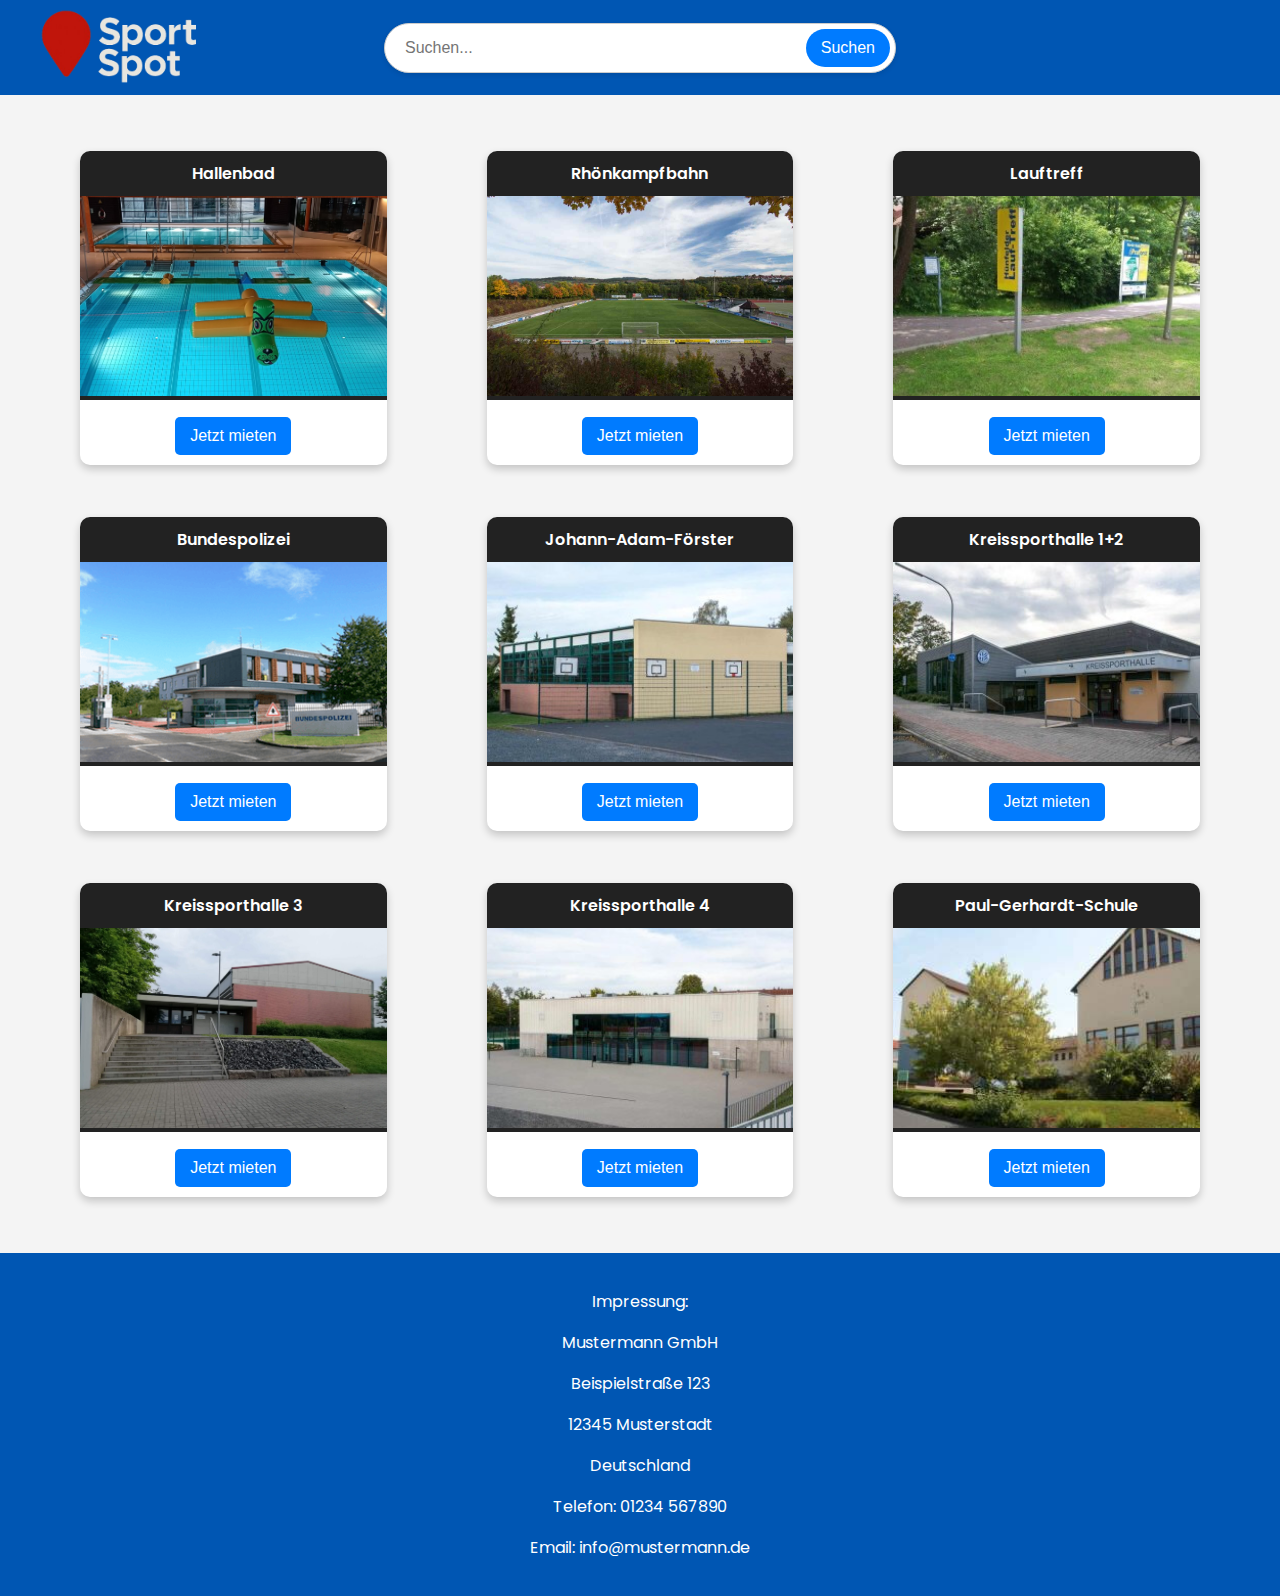
<file: index.html>
<!DOCTYPE html>
<html lang="de">
<head>
    <meta charset="UTF-8">
    <meta name="viewport" content="width=device-width, initial-scale=1.0">
    <title>Hallen in Hünfeld</title>
    <link href="https://fonts.googleapis.com/css2?family=Poppins:wght@300;400;600&display=swap" rel="stylesheet">
    <link href="style.css" rel="stylesheet">
</head>
<body>
    <header>
            <a href="index.html">
                <img src="img/logo.png" alt="logo" id="logo">
            </a>
            <div class="search-container">
                <input type="text" id="search-input" placeholder="Suchen...">
                <button id="search-button">Suchen</button>
            </div>
    </header>
    <div class="sportanlagen">
        <figure>
            <figcaption>Hallenbad</figcaption>
            <div class="img-btn">
                <img src="img/Hallenbad.jpg" alt="Hallenbad">
                <a href="subSites/hallenbad.html"><button class="btn">Jetzt mieten</button></a>
            </div>
        </figure>
        <figure>
            <figcaption>Rhönkampfbahn</figcaption>
            <div class="img-btn">
                <img src="img/Rhoenkampfbahn.jpg" alt="Rhönkampfbahn">
                <a href="subSites/rhoenkampfbahn.html"><button class="btn">Jetzt mieten</button></a>
            </div>
        </figure>
        <figure>
            <figcaption>Lauftreff</figcaption>
            <div class="img-btn">
                <img src="img/Lauftreff.jpg" alt="Lauftreff">
                <a href="subSites/lauftreff.html"><button class="btn">Jetzt mieten</button></a>
            </div>
        </figure>
        <figure>
            <figcaption>Bundespolizei</figcaption>
            <div class="img-btn">
                <img src="img/Standort-Bundespolizei-Huenfeld.png" alt="Bundespolizei">
                <a href="subSites/bundespolizei.html"><button class="btn">Jetzt mieten</button></a>
            </div>
        </figure>
        <figure>
            <figcaption>Johann-Adam-Förster</figcaption>
            <div class="img-btn">
                <img src="img/Johann-Adam-Foerster-Schule-Parkplatz.jpg" alt="Johann-Adam-Förster-Schule">
                <a href="subSites/johannadamfoerster.html"><button class="btn">Jetzt mieten</button></a>
            </div>
        </figure>
        <figure>
            <figcaption>Kreissporthalle 1+2</figcaption>
            <div class="img-btn">
                <img src="img/Kreissporthalle-1.jpg" alt="Kreissporthalle 1">
                <a href="subSites/kreissporthalle1.html"><button class="btn">Jetzt mieten</button></a>
            </div>
        </figure>
        <figure>
            <figcaption>Kreissporthalle 3</figcaption>
            <div class="img-btn">
                <img src="img/Kreissporthalle-3.jpg" alt="Kreissporthalle 3">
                <a href="subSites/kreissporthalle3.html"><button class="btn">Jetzt mieten</button></a>
            </div>
        </figure>
        <figure>
            <figcaption>Kreissporthalle 4</figcaption>
            <div class="img-btn">
                <img src="img/Kreissporthalle-4.jpg" alt="Kreissporthalle 4">
                <a href="subSites/kreissporthalle4.html"><button class="btn">Jetzt mieten</button></a>
            </div>
        </figure>
        <figure>
            <figcaption>Paul-Gerhardt-Schule</figcaption>
            <div class="img-btn">
                <img src="img/Standort-Paul-Gerhard-Schule.jpg" alt="Paul-Gerhardt-Schule">
                <a href="subSites/paulgerhardt.html"><button class="btn">Jetzt mieten</button></a>
            </div>
        </figure>
    </div>
</body>
<footer>
    <div class="footer">
        <p>Impressung:</p>
        <p>Mustermann GmbH</p>
        <p>Beispielstraße 123</p>
        <p>12345 Musterstadt</p>
        <p>Deutschland</p>
        <p>Telefon: 01234 567890</p>
        <p>Email: info@mustermann.de</p>
    </div>
</footer>
<script src="index.js"></script>
</html>
</file>
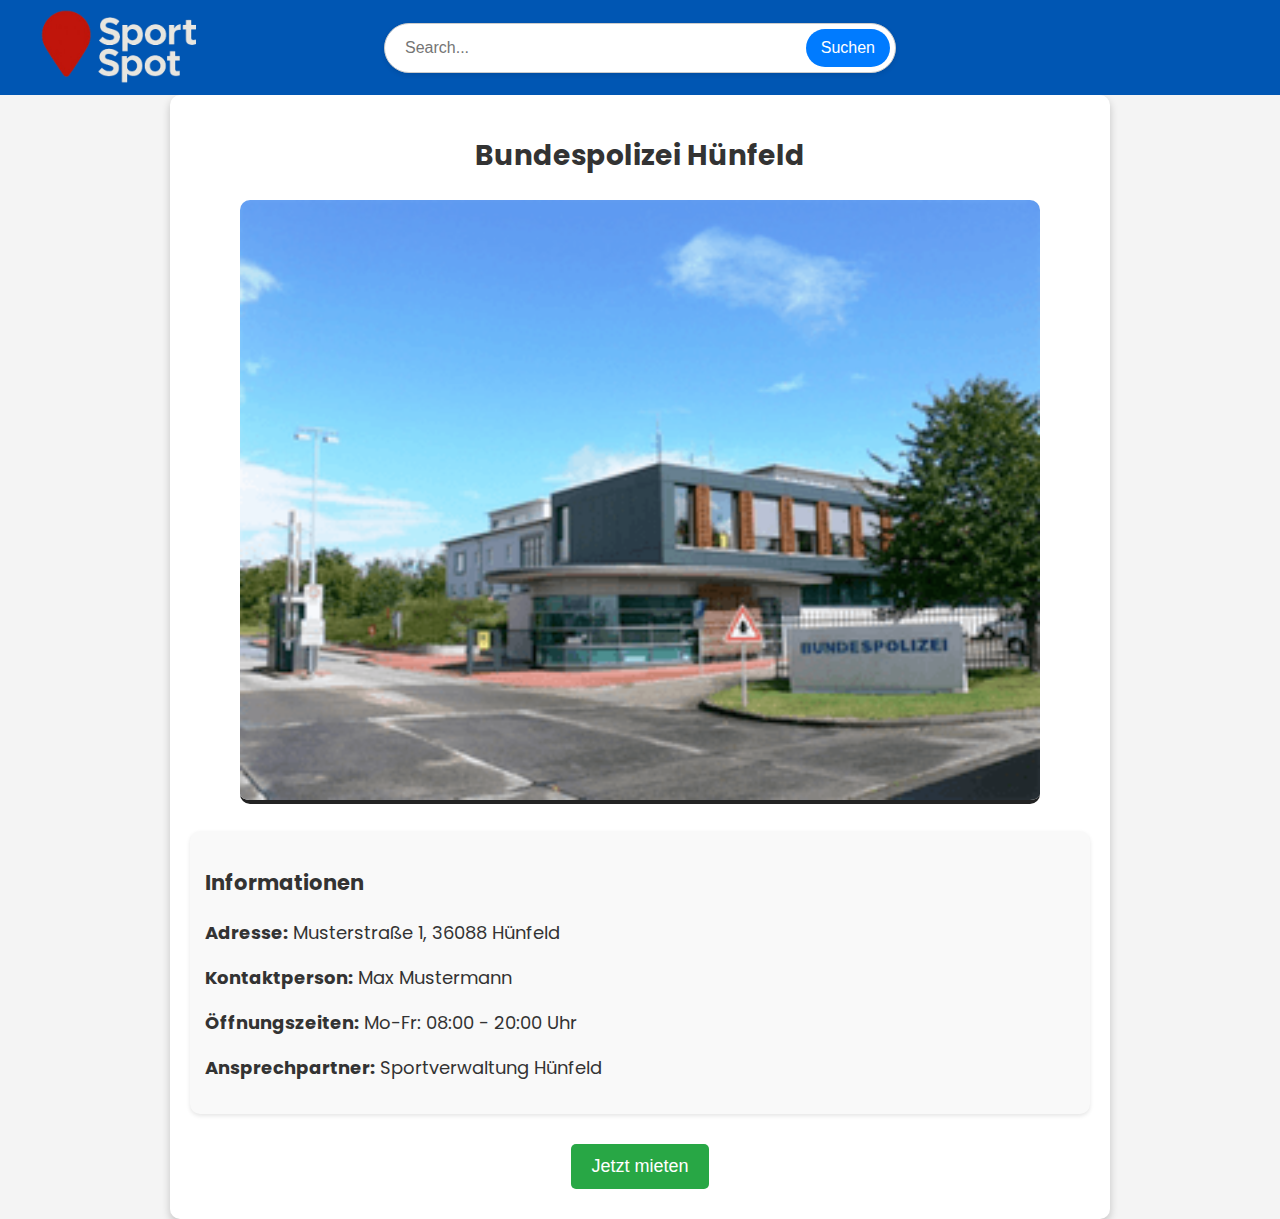
<file: subSites/bundespolizei.html>
<!DOCTYPE html>
<html lang="de">
<head>
    <meta charset="UTF-8">
    <meta name="viewport" content="width=device-width, initial-scale=1.0">
    <title>Hallenbad - Hünfeld</title>
    <link href="https://fonts.googleapis.com/css2?family=Poppins:wght@300;400;600&display=swap" rel="stylesheet">
    <link href="../style.css" rel="stylesheet">
</head>
<body class="subsite">
    <header>
        <a href="../index.html">
            <img src="/img/logo.png" alt="logo" id="logo">
        </a>
        <div class="search-container">
            <input type="text" id="search-input" placeholder="Search...">
            <button id="search-button">Suchen</button>
        </div>
</header>
    
    <div class="content">
        <h2>Bundespolizei Hünfeld</h2>

        <!-- Bild des Hallenbads -->
        <div class="image-container">
            <img src="../img/Standort-Bundespolizei-Huenfeld.png" alt="Hallenbad" class="facility-image">
        </div>

        <!-- Details zum Hallenbad -->
        <section class="facility-info">
            <h3>Informationen</h3>
            <p><strong>Adresse:</strong> Musterstraße 1, 36088 Hünfeld</p>
            <p><strong>Kontaktperson:</strong> Max Mustermann</p>
            <p><strong>Öffnungszeiten:</strong> Mo-Fr: 08:00 - 20:00 Uhr</p>
            <p><strong>Ansprechpartner:</strong> Sportverwaltung Hünfeld</p>
        </section>

        <!-- Mieten-Button -->
        <section class="rent-section">
            <a href="mailto:max.mustermann@example.com">
                <button class="btn">Jetzt mieten</button>
            </a>
        </section>
    </div>

</body>
</html>
</file>
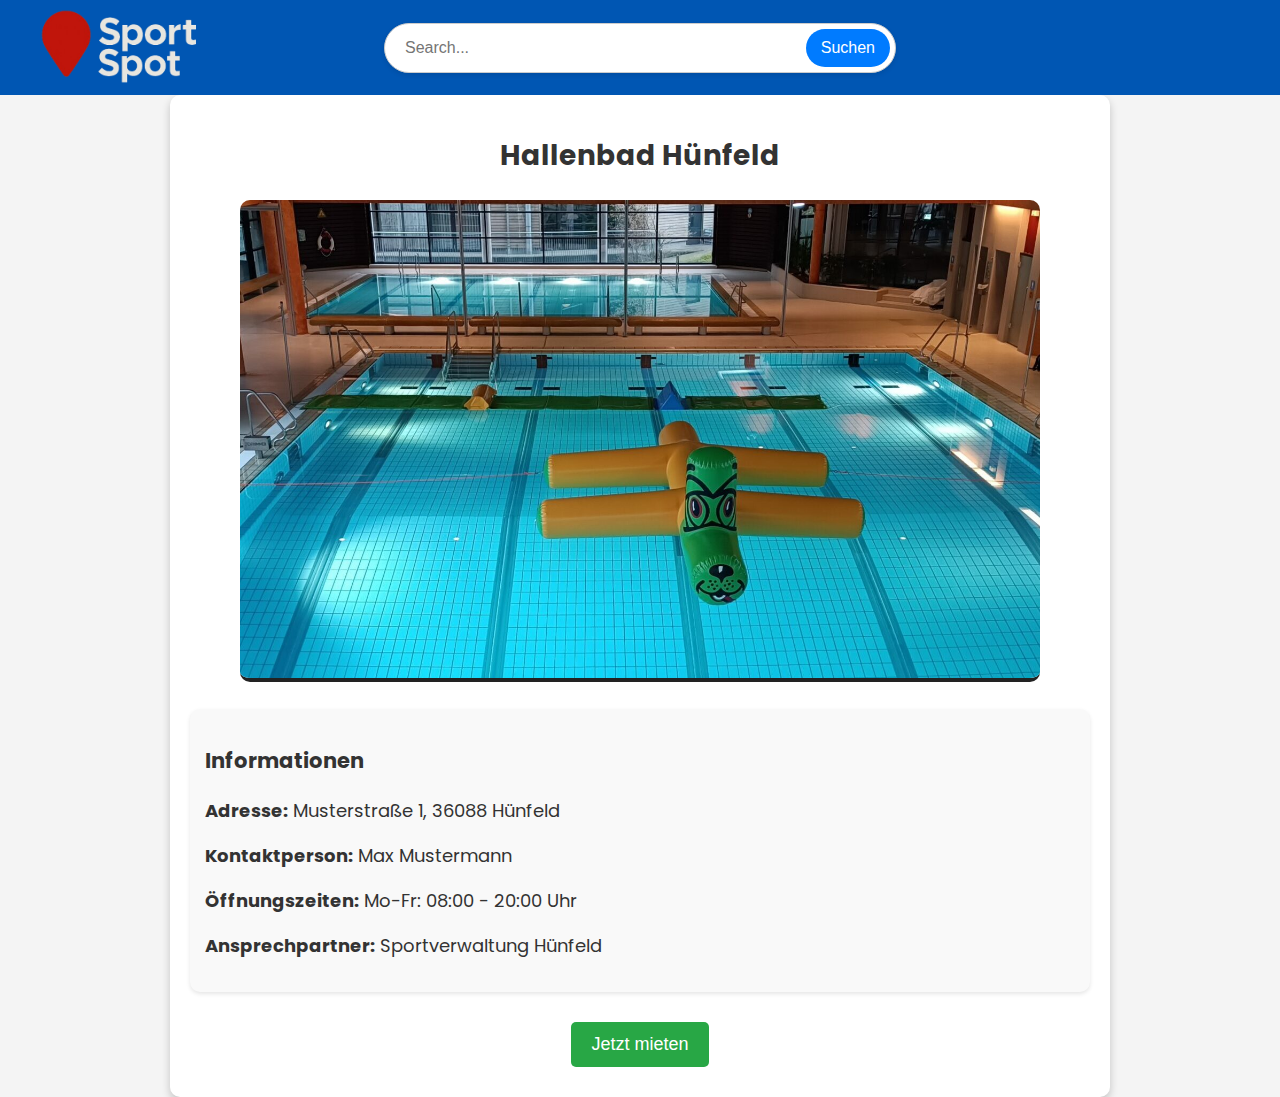
<file: subSites/hallenbad.html>
<!DOCTYPE html>
<html lang="de">
<head>
    <meta charset="UTF-8">
    <meta name="viewport" content="width=device-width, initial-scale=1.0">
    <title>Hallenbad - Hünfeld</title>
    <link href="https://fonts.googleapis.com/css2?family=Poppins:wght@300;400;600&display=swap" rel="stylesheet">
    <link href="../style.css" rel="stylesheet">
</head>
<body class="subsite">
    <header>
        <a href="../index.html">
            <img src="/img/logo.png" alt="logo" id="logo">
        </a>
        <div class="search-container">
            <input type="text" id="search-input" placeholder="Search...">
            <button id="search-button">Suchen</button>
        </div>
</header>
    
    <div class="content">
        <h2>Hallenbad Hünfeld</h2>

        <!-- Bild des Hallenbads -->
        <div class="image-container">
            <img src="../img/Hallenbad.jpg" alt="Hallenbad" class="facility-image">
        </div>

        <!-- Details zum Hallenbad -->
        <section class="facility-info">
            <h3>Informationen</h3>
            <p><strong>Adresse:</strong> Musterstraße 1, 36088 Hünfeld</p>
            <p><strong>Kontaktperson:</strong> Max Mustermann</p>
            <p><strong>Öffnungszeiten:</strong> Mo-Fr: 08:00 - 20:00 Uhr</p>
            <p><strong>Ansprechpartner:</strong> Sportverwaltung Hünfeld</p>
        </section>

        <!-- Mieten-Button -->
        <section class="rent-section">
            <a href="mailto:max.mustermann@example.com">
                <button class="btn">Jetzt mieten</button>
            </a>
        </section>
    </div>

</body>
</html>
</file>
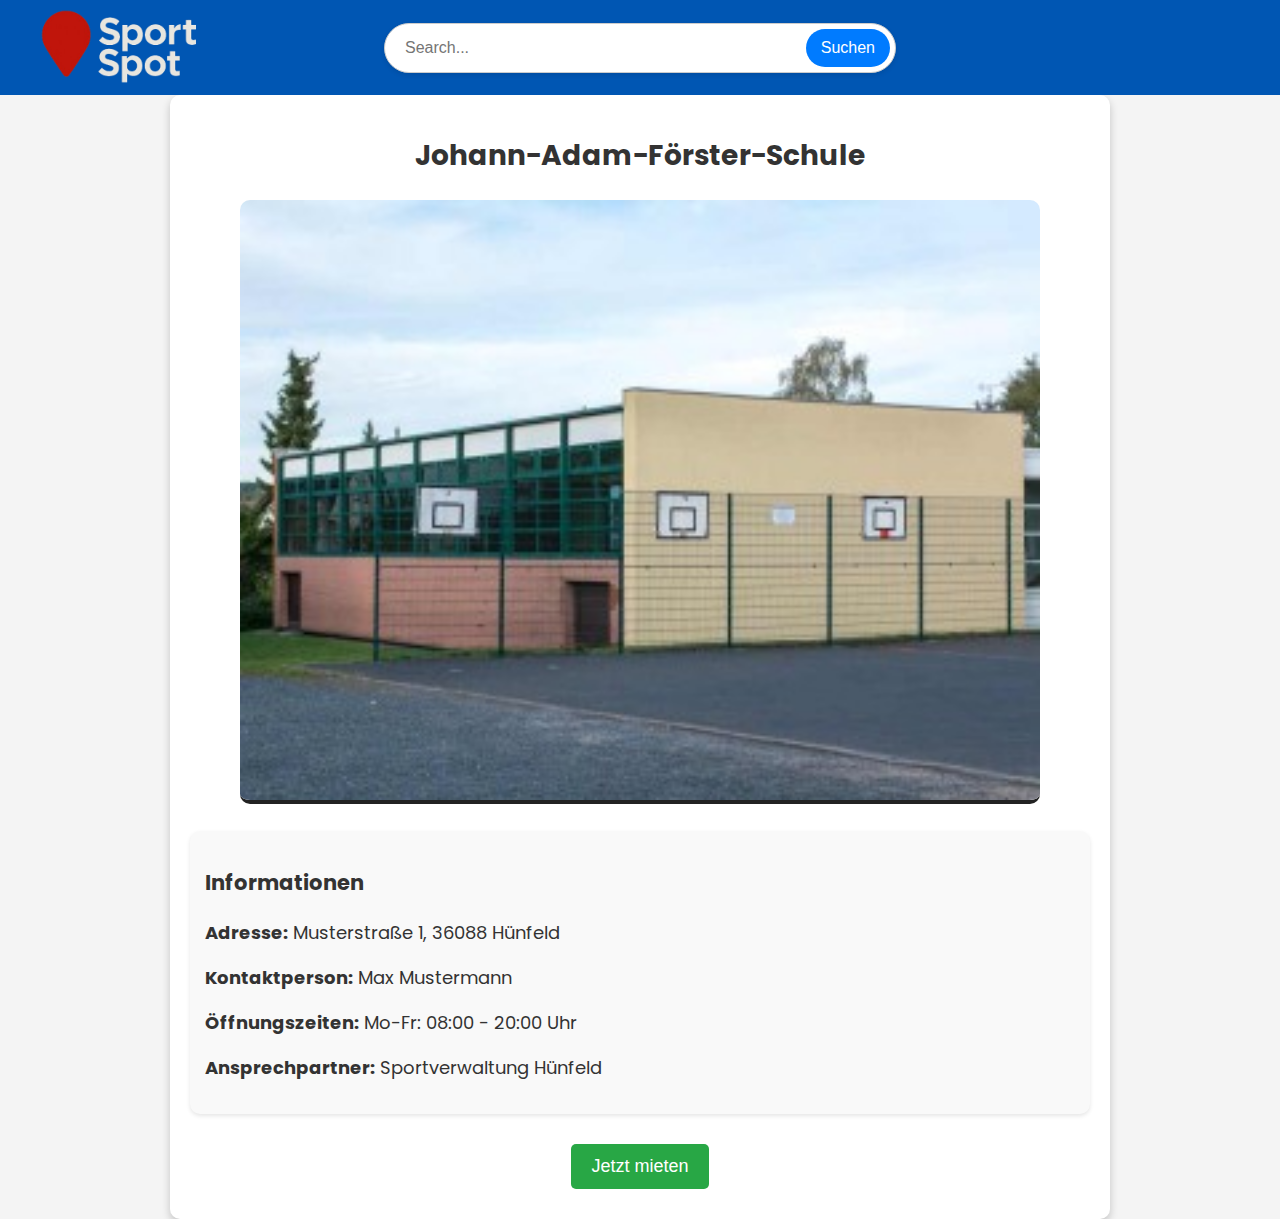
<file: subSites/johannadamfoerster.html>
<!DOCTYPE html>
<html lang="de">
<head>
    <meta charset="UTF-8">
    <meta name="viewport" content="width=device-width, initial-scale=1.0">
    <title>Hallenbad - Hünfeld</title>
    <link href="https://fonts.googleapis.com/css2?family=Poppins:wght@300;400;600&display=swap" rel="stylesheet">
    <link href="../style.css" rel="stylesheet">
</head>
<body class="subsite">
    <header>
        <a href="../index.html">
            <img src="/img/logo.png" alt="logo" id="logo">
        </a>
        <div class="search-container">
            <input type="text" id="search-input" placeholder="Search...">
            <button id="search-button">Suchen</button>
        </div>
</header>
    
    <div class="content">
        <h2>Johann-Adam-Förster-Schule</h2>

        <!-- Bild des Hallenbads -->
        <div class="image-container">
            <img src="../img/Johann-Adam-Foerster-Schule-Parkplatz.jpg" alt="Johan" class="facility-image">
        </div>

        <!-- Details zum Hallenbad -->
        <section class="facility-info">
            <h3>Informationen</h3>
            <p><strong>Adresse:</strong> Musterstraße 1, 36088 Hünfeld</p>
            <p><strong>Kontaktperson:</strong> Max Mustermann</p>
            <p><strong>Öffnungszeiten:</strong> Mo-Fr: 08:00 - 20:00 Uhr</p>
            <p><strong>Ansprechpartner:</strong> Sportverwaltung Hünfeld</p>
        </section>

        <!-- Mieten-Button -->
        <section class="rent-section">
            <a href="mailto:max.mustermann@example.com">
                <button class="btn">Jetzt mieten</button>
            </a>
        </section>
    </div>

</body>
</html>
</file>
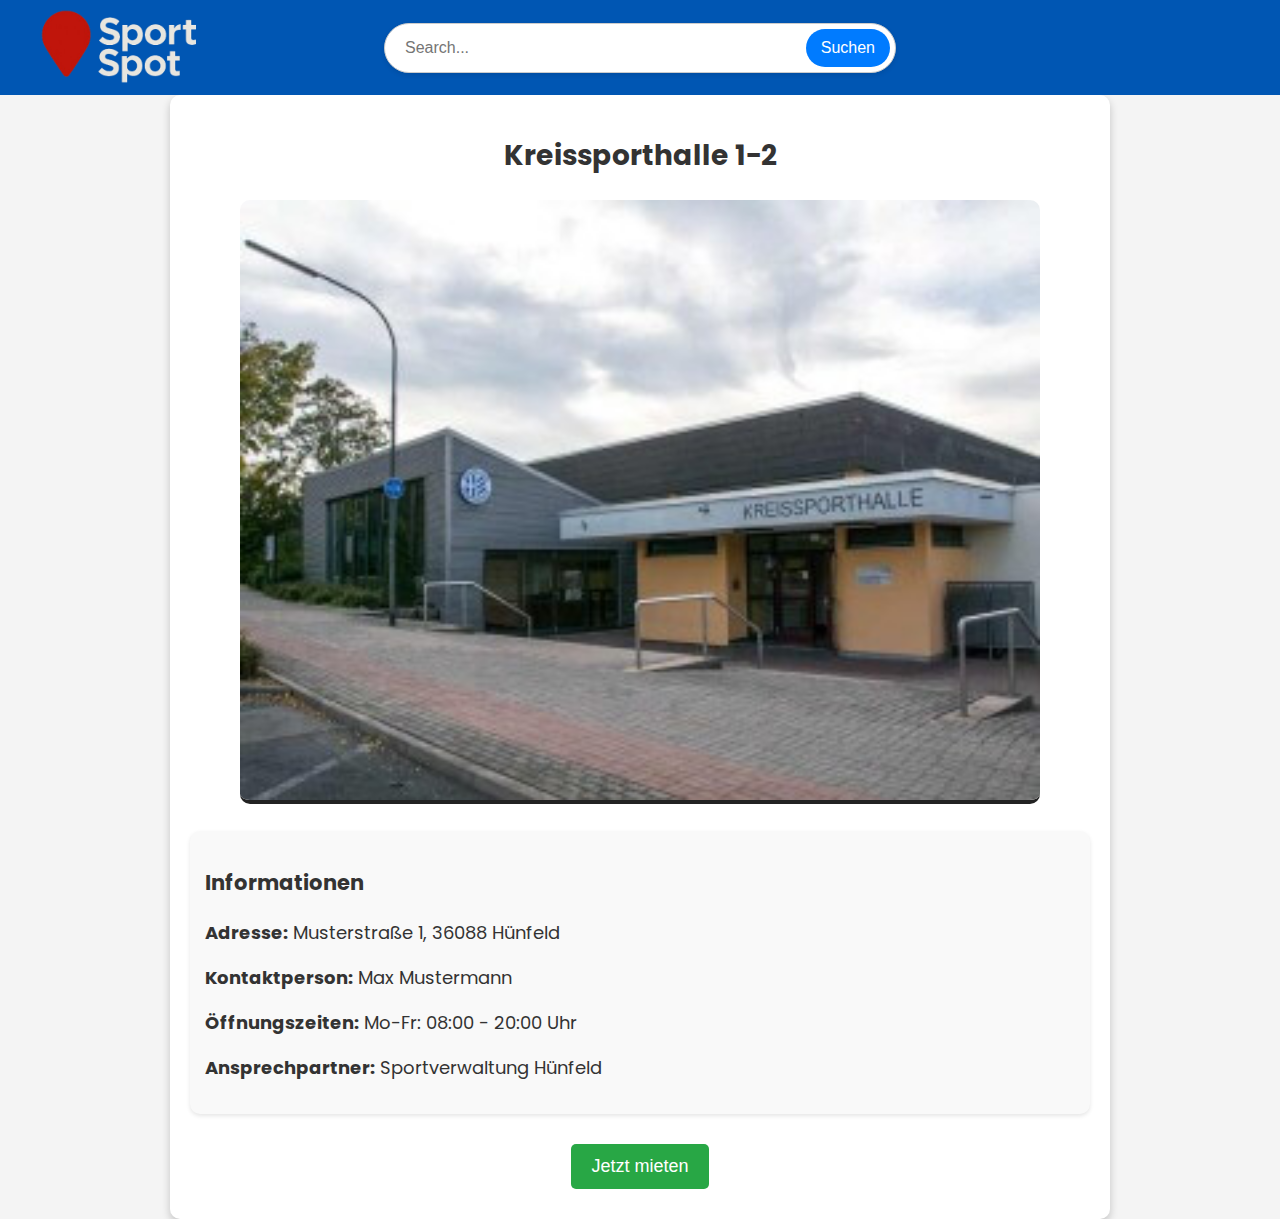
<file: subSites/kreissporthalle1.html>
<!DOCTYPE html>
<html lang="de">
<head>
    <meta charset="UTF-8">
    <meta name="viewport" content="width=device-width, initial-scale=1.0">
    <title>Hallenbad - Hünfeld</title>
    <link href="https://fonts.googleapis.com/css2?family=Poppins:wght@300;400;600&display=swap" rel="stylesheet">
    <link href="../style.css" rel="stylesheet">
</head>
<body class="subsite">
    <header>
        <a href="../index.html">
            <img src="/img/logo.png" alt="logo" id="logo">
        </a>
        <div class="search-container">
            <input type="text" id="search-input" placeholder="Search...">
            <button id="search-button">Suchen</button>
        </div>
</header>
    
    <div class="content">
        <h2>Kreissporthalle 1-2</h2>

        <!-- Bild des Hallenbads -->
        <div class="image-container">
            <img src="../img/Kreissporthalle-1.jpg" alt="Kreissporthalle" class="facility-image">
        </div>

        <!-- Details zum Hallenbad -->
        <section class="facility-info">
            <h3>Informationen</h3>
            <p><strong>Adresse:</strong> Musterstraße 1, 36088 Hünfeld</p>
            <p><strong>Kontaktperson:</strong> Max Mustermann</p>
            <p><strong>Öffnungszeiten:</strong> Mo-Fr: 08:00 - 20:00 Uhr</p>
            <p><strong>Ansprechpartner:</strong> Sportverwaltung Hünfeld</p>
        </section>

        <!-- Mieten-Button -->
        <section class="rent-section">
            <a href="mailto:max.mustermann@example.com">
                <button class="btn">Jetzt mieten</button>
            </a>
        </section>
    </div>

</body>
</html>
</file>
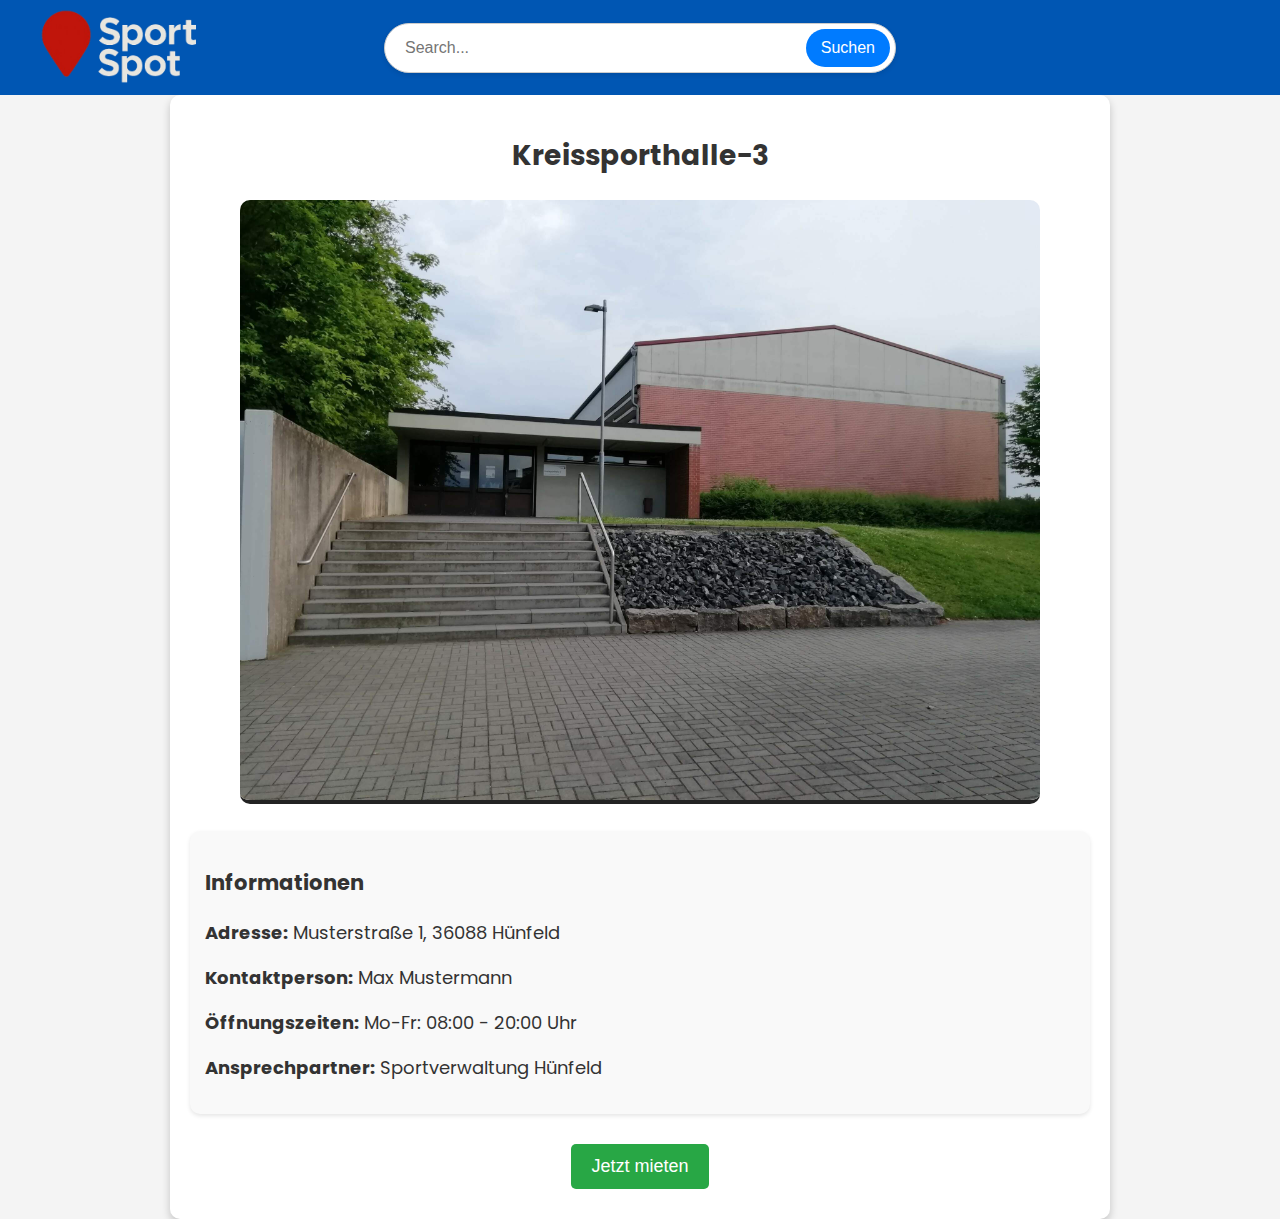
<file: subSites/kreissporthalle3.html>
<!DOCTYPE html>
<html lang="de">
<head>
    <meta charset="UTF-8">
    <meta name="viewport" content="width=device-width, initial-scale=1.0">
    <title>Hallenbad - Hünfeld</title>
    <link href="https://fonts.googleapis.com/css2?family=Poppins:wght@300;400;600&display=swap" rel="stylesheet">
    <link href="../style.css" rel="stylesheet">
</head>
<body class="subsite">
    <header>
        <a href="../index.html">
            <img src="/img/logo.png" alt="logo" id="logo">
        </a>
        <div class="search-container">
            <input type="text" id="search-input" placeholder="Search...">
            <button id="search-button">Suchen</button>
        </div>
</header>
    
    <div class="content">
        <h2>Kreissporthalle-3</h2>

        <!-- Bild des Hallenbads -->
        <div class="image-container">
            <img src="../img/Kreissporthalle-3.jpg" alt="Kreissporthalle-3" class="facility-image">
        </div>

        <!-- Details zum Hallenbad -->
        <section class="facility-info">
            <h3>Informationen</h3>
            <p><strong>Adresse:</strong> Musterstraße 1, 36088 Hünfeld</p>
            <p><strong>Kontaktperson:</strong> Max Mustermann</p>
            <p><strong>Öffnungszeiten:</strong> Mo-Fr: 08:00 - 20:00 Uhr</p>
            <p><strong>Ansprechpartner:</strong> Sportverwaltung Hünfeld</p>
        </section>

        <!-- Mieten-Button -->
        <section class="rent-section">
            <a href="mailto:max.mustermann@example.com">
                <button class="btn">Jetzt mieten</button>
            </a>
        </section>
    </div>

</body>
</html>
</file>
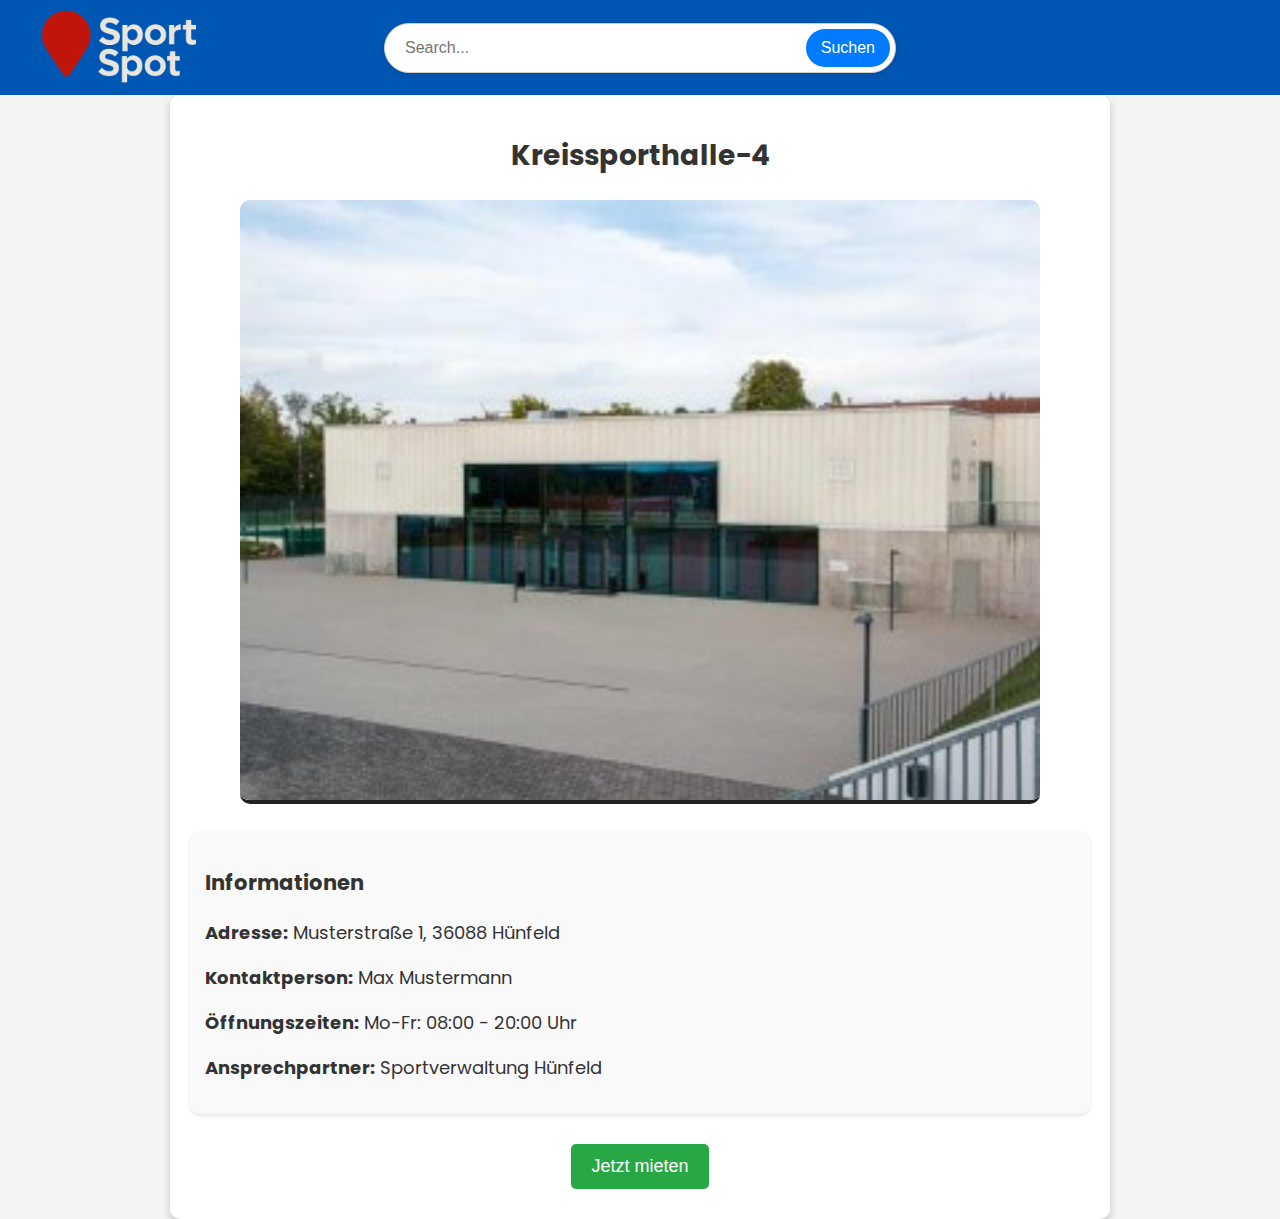
<file: subSites/kreissporthalle4.html>
<!DOCTYPE html>
<html lang="de">
<head>
    <meta charset="UTF-8">
    <meta name="viewport" content="width=device-width, initial-scale=1.0">
    <title>Hallenbad - Hünfeld</title>
    <link href="https://fonts.googleapis.com/css2?family=Poppins:wght@300;400;600&display=swap" rel="stylesheet">
    <link href="../style.css" rel="stylesheet">
</head>
<body class="subsite">
    <header>
        <a href="../index.html">
            <img src="/img/logo.png" alt="logo" id="logo">
        </a>
        <div class="search-container">
            <input type="text" id="search-input" placeholder="Search...">
            <button id="search-button">Suchen</button>
        </div>
</header>
    
    <div class="content">
        <h2>Kreissporthalle-4</h2>

        <!-- Bild des Hallenbads -->
        <div class="image-container">
            <img src="../img/Kreissporthalle-4.jpg" alt="Kreissporthalle-4" class="facility-image">
        </div>

        <!-- Details zum Hallenbad -->
        <section class="facility-info">
            <h3>Informationen</h3>
            <p><strong>Adresse:</strong> Musterstraße 1, 36088 Hünfeld</p>
            <p><strong>Kontaktperson:</strong> Max Mustermann</p>
            <p><strong>Öffnungszeiten:</strong> Mo-Fr: 08:00 - 20:00 Uhr</p>
            <p><strong>Ansprechpartner:</strong> Sportverwaltung Hünfeld</p>
        </section>

        <!-- Mieten-Button -->
        <section class="rent-section">
            <a href="mailto:max.mustermann@example.com">
                <button class="btn">Jetzt mieten</button>
            </a>
        </section>
    </div>

</body>
</html>
</file>
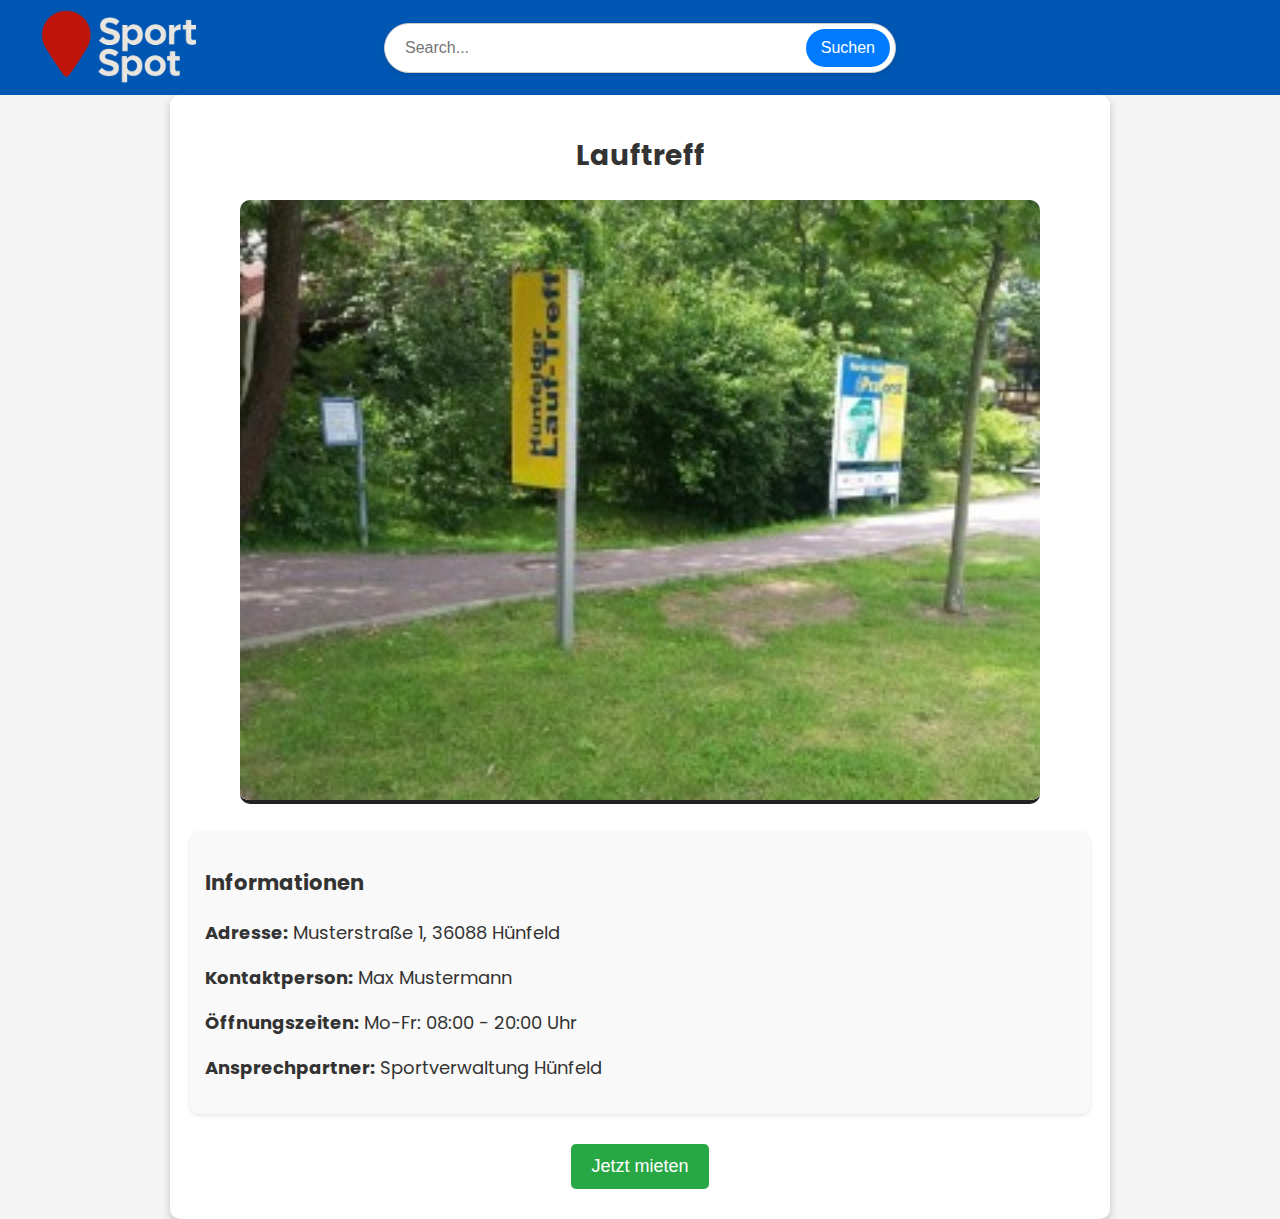
<file: subSites/lauftreff.html>
<!DOCTYPE html>
<html lang="de">
<head>
    <meta charset="UTF-8">
    <meta name="viewport" content="width=device-width, initial-scale=1.0">
    <title>Hallenbad - Hünfeld</title>
    <link href="https://fonts.googleapis.com/css2?family=Poppins:wght@300;400;600&display=swap" rel="stylesheet">
    <link href="../style.css" rel="stylesheet">
</head>
<body class="subsite">
    <header>
        <a href="../index.html">
            <img src="/img/logo.png" alt="logo" id="logo">
        </a>
        <div class="search-container">
            <input type="text" id="search-input" placeholder="Search...">
            <button id="search-button">Suchen</button>
        </div>
</header>
    
    <div class="content">
        <h2>Lauftreff</h2>

        <!-- Bild des Hallenbads -->
        <div class="image-container">
            <img src="../img/Lauftreff.jpg" alt="Lauftreff" class="facility-image">
        </div>

        <!-- Details zum Hallenbad -->
        <section class="facility-info">
            <h3>Informationen</h3>
            <p><strong>Adresse:</strong> Musterstraße 1, 36088 Hünfeld</p>
            <p><strong>Kontaktperson:</strong> Max Mustermann</p>
            <p><strong>Öffnungszeiten:</strong> Mo-Fr: 08:00 - 20:00 Uhr</p>
            <p><strong>Ansprechpartner:</strong> Sportverwaltung Hünfeld</p>
        </section>

        <!-- Mieten-Button -->
        <section class="rent-section">
            <a href="mailto:max.mustermann@example.com">
                <button class="btn">Jetzt mieten</button>
            </a>
        </section>
    </div>

</body>
</html>
</file>
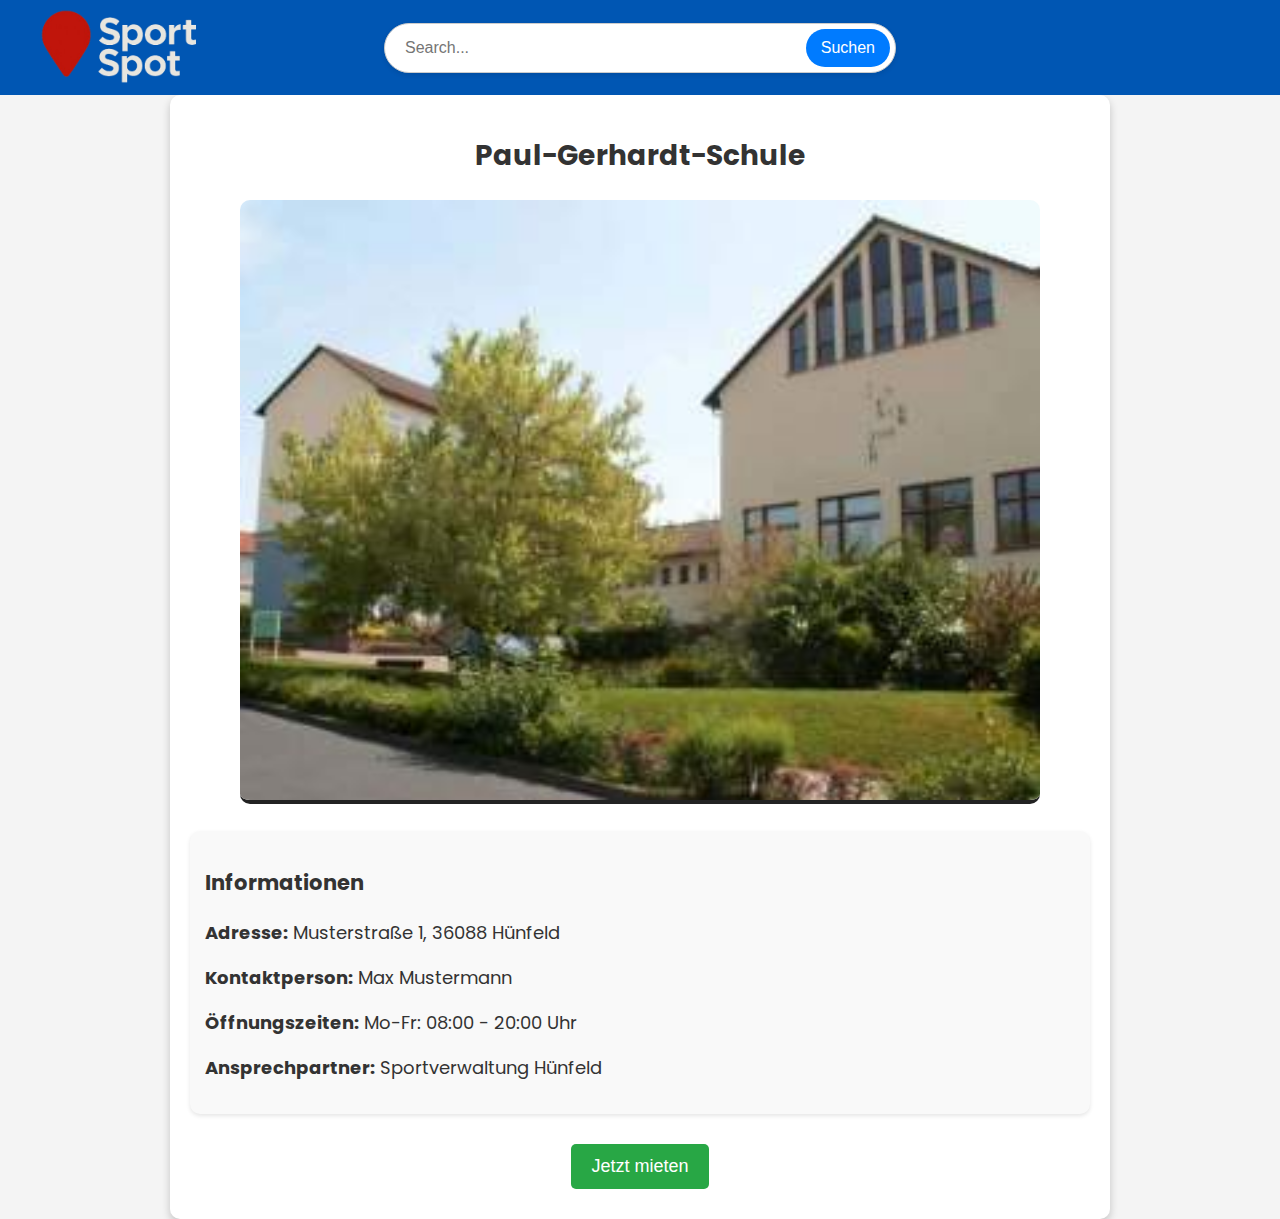
<file: subSites/paulgerhardt.html>
<!DOCTYPE html>
<html lang="de">
<head>
    <meta charset="UTF-8">
    <meta name="viewport" content="width=device-width, initial-scale=1.0">
    <title>Hallenbad - Hünfeld</title>
    <link href="https://fonts.googleapis.com/css2?family=Poppins:wght@300;400;600&display=swap" rel="stylesheet">
    <link href="../style.css" rel="stylesheet">
</head>
<body class="subsite">
    <header>
        <a href="../index.html">
            <img src="/img/logo.png" alt="logo" id="logo">
        </a>
        <div class="search-container">
            <input type="text" id="search-input" placeholder="Search...">
            <button id="search-button">Suchen</button>
        </div>
</header>
    
    <div class="content">
        <h2>Paul-Gerhardt-Schule</h2>

        <!-- Bild des Hallenbads -->
        <div class="image-container">
            <img src="../img/Standort-Paul-Gerhard-Schule.jpg" alt="Paul-Gerhardt-Schule" class="facility-image">
        </div>

        <!-- Details zum Hallenbad -->
        <section class="facility-info">
            <h3>Informationen</h3>
            <p><strong>Adresse:</strong> Musterstraße 1, 36088 Hünfeld</p>
            <p><strong>Kontaktperson:</strong> Max Mustermann</p>
            <p><strong>Öffnungszeiten:</strong> Mo-Fr: 08:00 - 20:00 Uhr</p>
            <p><strong>Ansprechpartner:</strong> Sportverwaltung Hünfeld</p>
        </section>

        <!-- Mieten-Button -->
        <section class="rent-section">
            <a href="mailto:max.mustermann@example.com">
                <button class="btn">Jetzt mieten</button>
            </a>
        </section>
    </div>

</body>
</html>
</file>
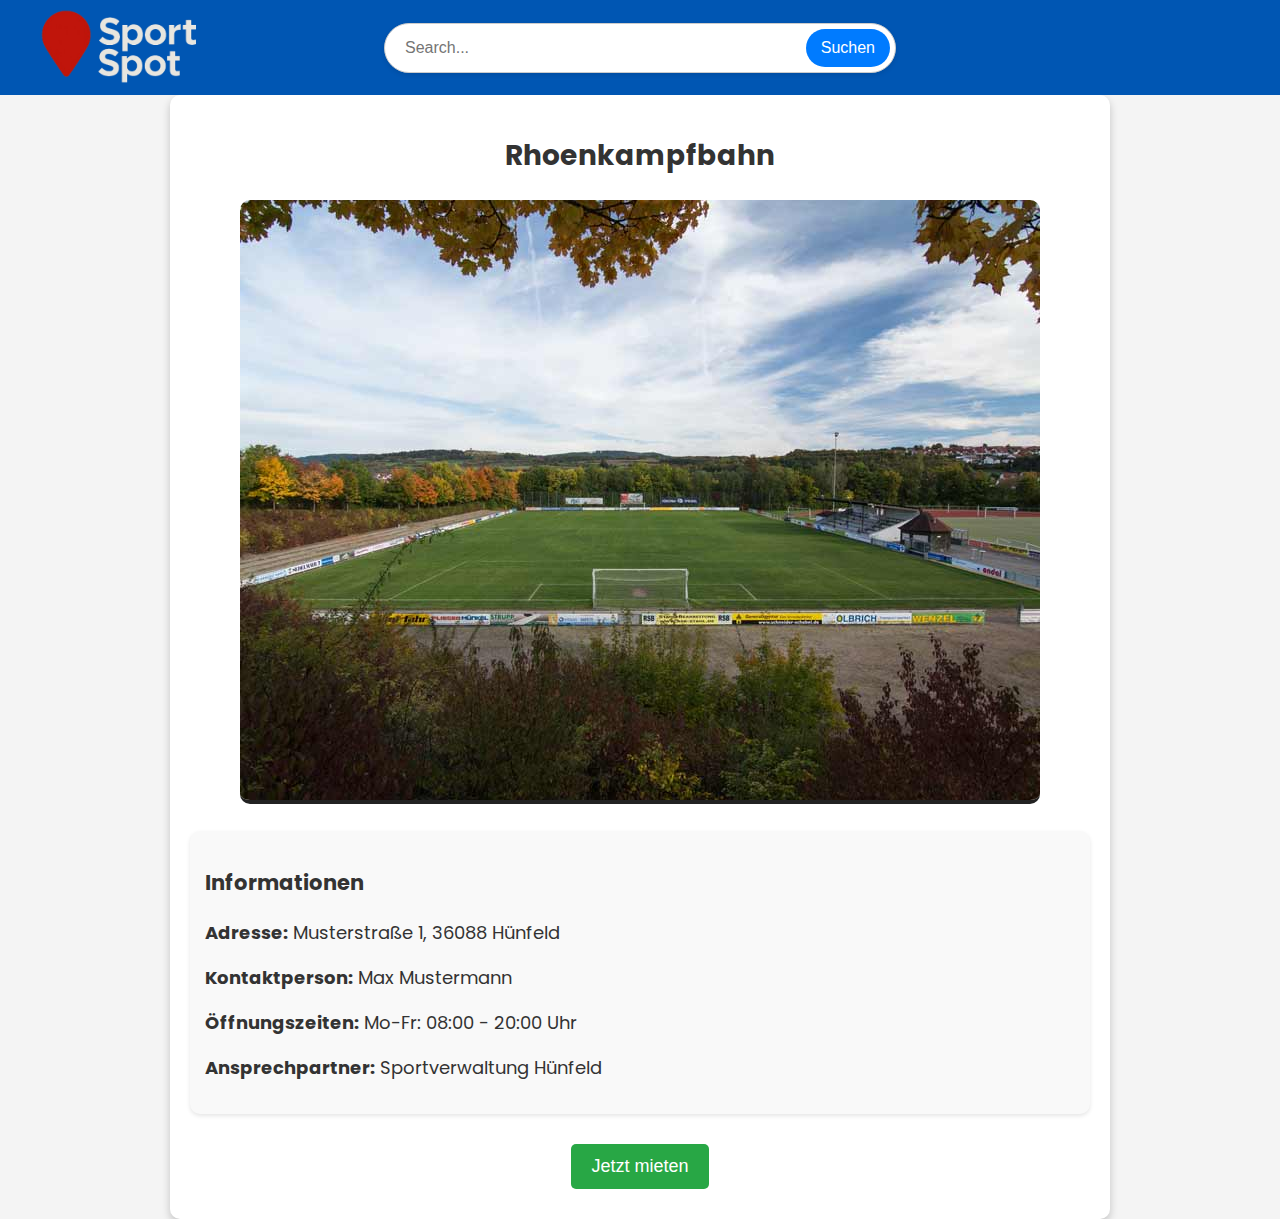
<file: subSites/rhoenkampfbahn.html>
<!DOCTYPE html>
<html lang="de">
<head>
    <meta charset="UTF-8">
    <meta name="viewport" content="width=device-width, initial-scale=1.0">
    <title>Hallenbad - Hünfeld</title>
    <link href="https://fonts.googleapis.com/css2?family=Poppins:wght@300;400;600&display=swap" rel="stylesheet">
    <link href="../style.css" rel="stylesheet">
</head>
<body class="subsite">
    <header>
        <a href="../index.html">
            <img src="/img/logo.png" alt="logo" id="logo">
            </a>
        <div class="search-container">
            <input type="text" id="search-input" placeholder="Search...">
            <button id="search-button">Suchen</button>
        </div>
</header>
    
    <div class="content">
        <h2>Rhoenkampfbahn</h2>

        <!-- Bild des Hallenbads -->
        <div class="image-container">
            <img src="../img/Rhoenkampfbahn.jpg" alt="Hallenbad" class="facility-image">
        </div>

        <!-- Details zum Hallenbad -->
        <section class="facility-info">
            <h3>Informationen</h3>
            <p><strong>Adresse:</strong> Musterstraße 1, 36088 Hünfeld</p>
            <p><strong>Kontaktperson:</strong> Max Mustermann</p>
            <p><strong>Öffnungszeiten:</strong> Mo-Fr: 08:00 - 20:00 Uhr</p>
            <p><strong>Ansprechpartner:</strong> Sportverwaltung Hünfeld</p>
        </section>

        <!-- Mieten-Button -->
        <section class="rent-section">
            <a href="mailto:max.mustermann@example.com">
                <button class="btn">Jetzt mieten</button>
            </a>
        </section>
    </div>

</body>
</html>
</file>
<file: style.css>
body {
    font-family: 'Poppins', sans-serif;
    margin: 0;
    padding: 0;
    background-color: #f4f4f4;
    text-align: center;
}
header {
    position: relative;
    background: #0056b3;
    color: white;
    padding: 10px 20px;
    font-size: 24px;
    display: flex;
    align-items: center;
    justify-content: center; /* This centers the search bar */
    height: 75px;
}
header a {
    position: absolute;
    top: 54%;
    left: 20px; /* Adjust as needed */
    transform: translateY(-50%);
}
a {
    text-decoration: none; /* Removes underline */
    color: inherit; /* Inherits text color from parent (usually black for headings) */
}

#logo-container {
    position: absolute;
    top: 50%;
    left: 20px; /* Adjusted for better spacing */
    transform: translateY(-50%);
}

#logo {
    position: relative;
    width: 200px;
    height: 100px;
    display: block;
    border: none;
    padding: 0; /* Remove any padding around the logo */
    margin: 0; /* Remove any margin around the logo */
}
.search-container {
    display: flex;
    align-items: center;
    max-width: 500px;
    width: 100%;
    border: 1px solid #ccc;
    border-radius: 25px;
    padding: 5px;
    background: #fff;
    box-shadow: 0 2px 5px rgba(0, 0, 0, 0.1);
    justify-content: center;
}

#search-input {
    flex: 1;
    border: none;
    outline: none;
    padding: 10px 15px;
    font-size: 16px;
    border-radius: 25px 0 0 25px;
}

#search-button {
    background: #007bff;
    color: white;
    border: none;
    padding: 10px 15px;
    font-size: 16px;
    border-radius: 25px;
    cursor: pointer;
}

#search-button:hover {
    background: #0056b3;
}
footer{
    background: #0056b3; /* Updated to match logo color */
    color: white;
    padding: 20px 0;
    font-size: 16px;
    display: flex;
    align-items: center;
    justify-content: center;
    gap: 20px;
}

.sportanlagen {
    display: grid;
    grid-template-columns: repeat(auto-fit, minmax(300px, 1fr));
    gap: 20px;
    padding: 40px;
    max-width: 1200px;
    margin: auto;
}
figure {
    background: white;
    border-radius: 10px;
    overflow: hidden;
    box-shadow: 0 4px 8px rgba(0, 0, 0, 0.2);
    transition: transform 0.3s ease-in-out;
}
figure:hover {
    transform: translateY(-5px);
}
figcaption {
    background: #222;
    color: white;
    padding: 10px;
    font-weight: 600;
}
.img-btn {
    position: relative;
    overflow: hidden;
}
img {
    width: 100%;
    height: 200px;
    object-fit: cover;
    border-bottom: 4px solid #222;
    
}
.btn {
    background: #007bff;
    color: white;
    border: none;
    padding: 10px 15px;
    font-size: 16px;
    margin: 10px 0;
    cursor: pointer;
    border-radius: 5px;
    
}
.btn:hover {
    background: #0056b3;
    opacity: 0.9;
}
.btn:active {
    background: #004085; /* Darker blue for active state */
}
/* Spezifische Stile für Subseiten */
.subsite .content {
    max-width: 900px;
    margin: auto;
    padding: 20px;
    text-align: left; /* Falls du den Text linksbündig möchtest */
    background: white;
    border-radius: 10px;
    box-shadow: 0 4px 8px rgba(0, 0, 0, 0.2);
}

/* Überschrift für die Subsite */
.subsite h2 {
    font-size: 28px;
    color: #333;
    text-align: center;
    margin-top: 20px;
}

/* Bild-Container */
.subsite .image-container {
    text-align: center;
    margin: 20px 0;
}

.subsite .facility-image {
    width: 100%;
    max-width: 800px;
    height: auto;
    border-radius: 10px;
}

/* Box mit den Informationen */
.subsite .facility-info {
    font-size: 18px;
    color: #333;
    margin: 20px 0;
    padding: 15px;
    background: #f9f9f9;
    border-radius: 10px;
    box-shadow: 0 2px 4px rgba(0, 0, 0, 0.1);
}

/* Der Button auf den Subseiten */
.subsite .rent-section {
    text-align: center;
    margin-top: 20px;
}

.subsite .btn {
    background: #28a745;
    color: white;
    padding: 12px 20px;
    font-size: 18px;
    border: none;
    border-radius: 5px;
    cursor: pointer;
}

.subsite .btn:hover {
    background: #218838;
}
canvas.shineCanvas {
    position: absolute;
    top: 0;
    left: 0;
    width: 100%;
    height: 100%;
    pointer-events: none; /* Ensure it doesn’t interfere with button clicks */
    opacity: 0; /* Initially hidden */
    transition: opacity 0.3s ease;
}
</file>
